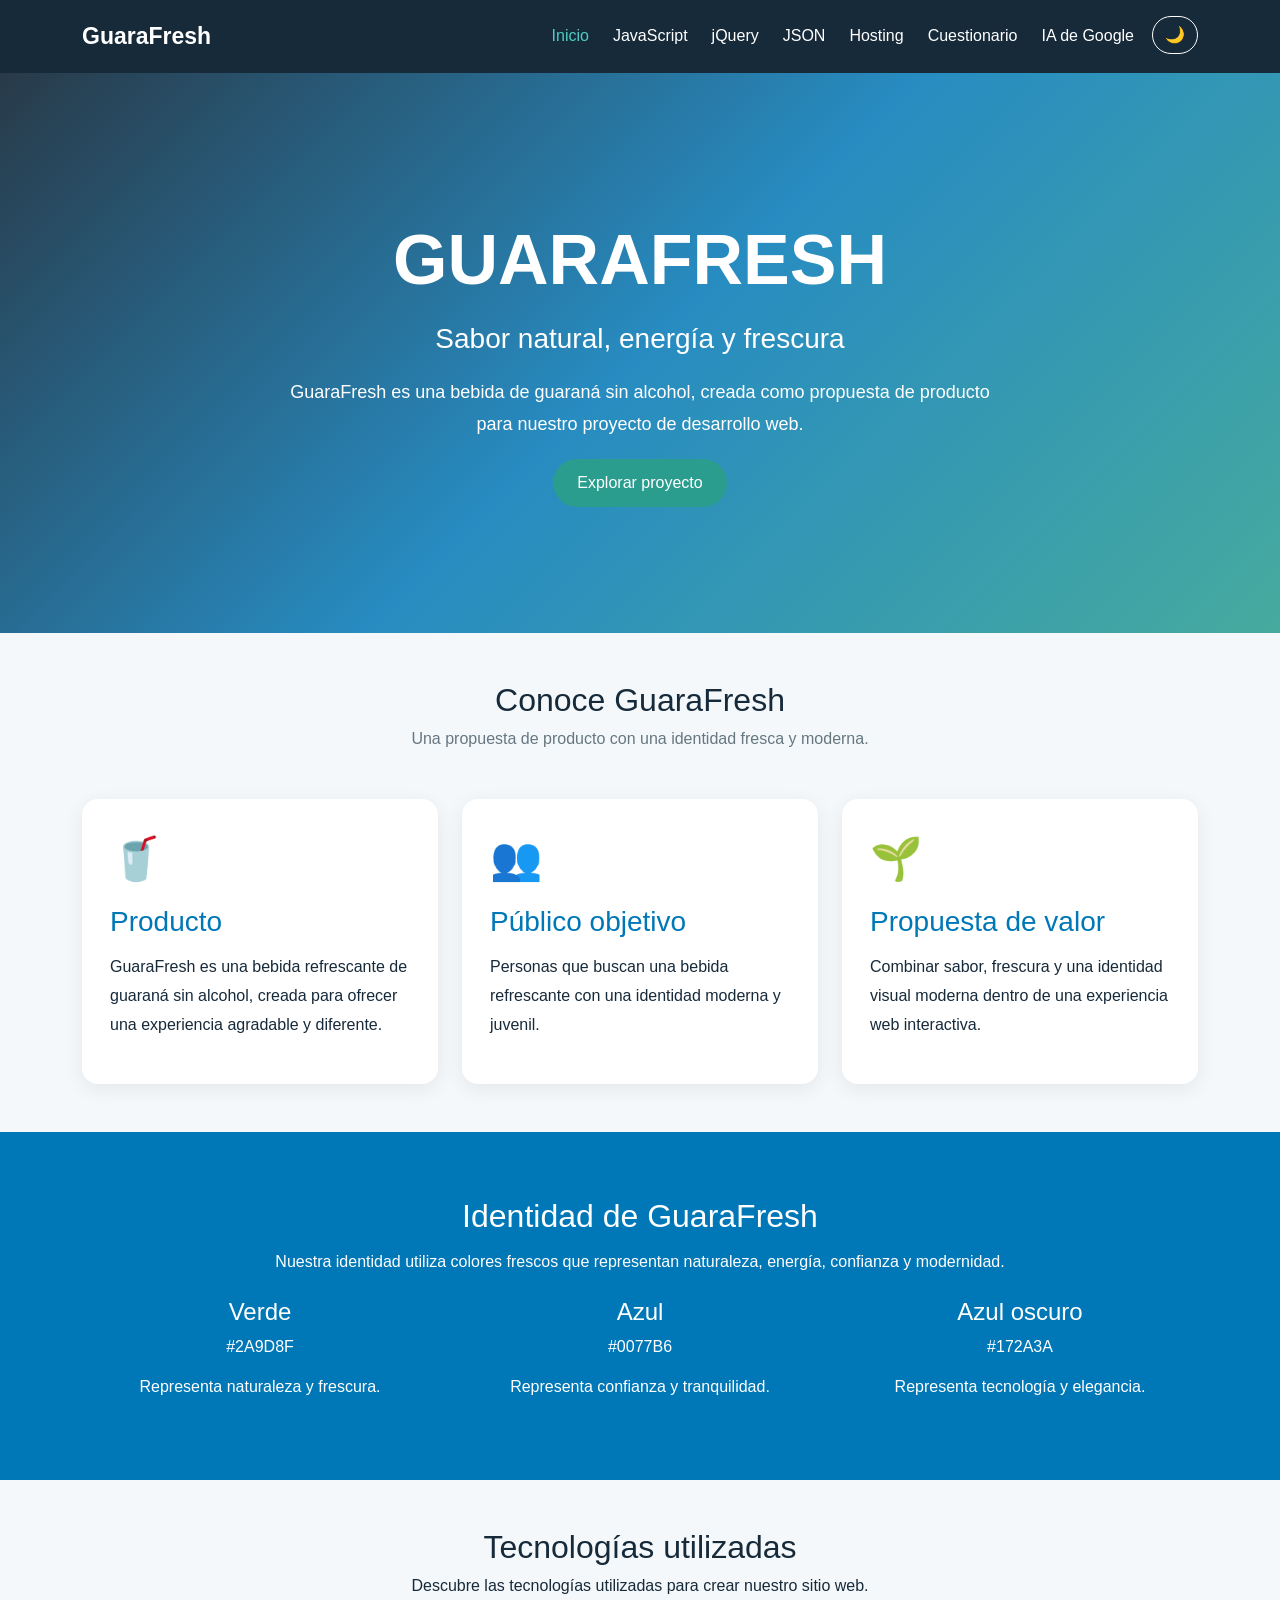
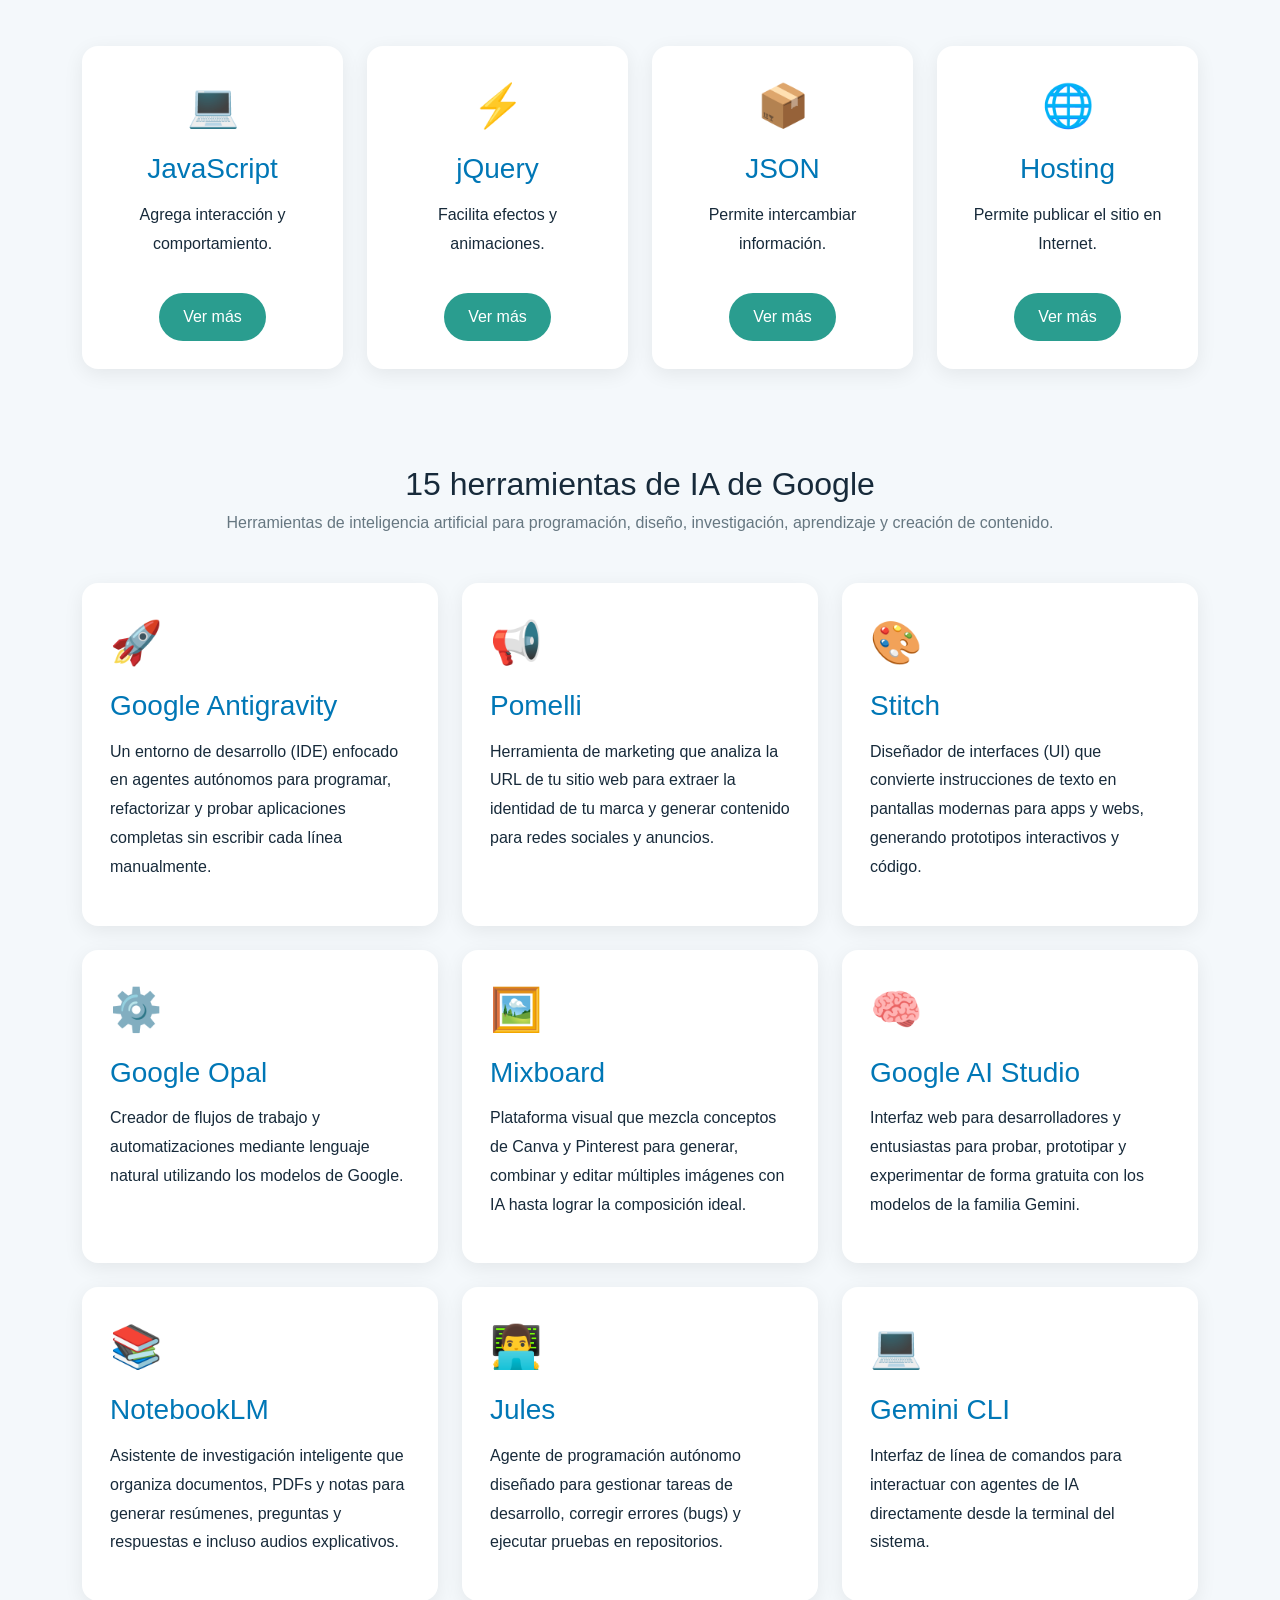
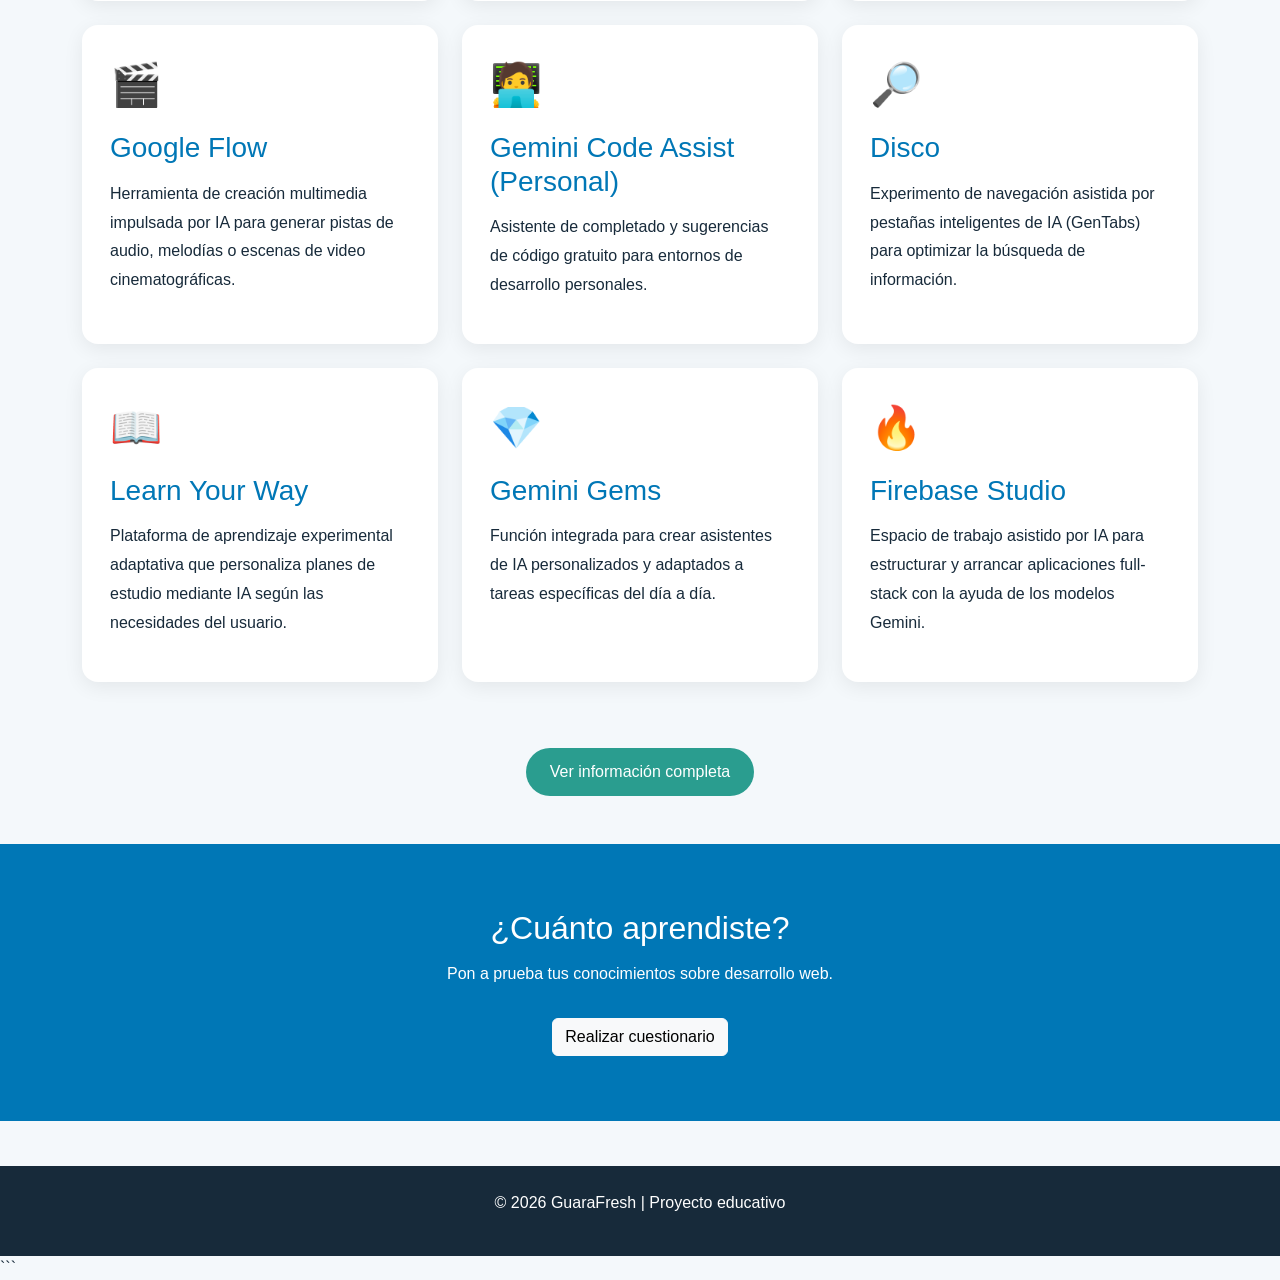
<file: index.html>
<!DOCTYPE html>
<html lang="es">

<head>
    <meta charset="UTF-8">
    <meta name="viewport" content="width=device-width, initial-scale=1.0">

    <title>GuaraFresh | Bebida de Guaraná</title>

    <!-- Bootstrap -->
    <link href="https://cdn.jsdelivr.net/npm/bootstrap@5.3.7/dist/css/bootstrap.min.css" rel="stylesheet">

    <!-- CSS -->
    <link rel="stylesheet" href="css/estilos.css">
</head>

<body>

<!-- =========================
     NAVBAR
========================= -->

<nav class="navbar navbar-expand-lg navbar-dark">

    <div class="container">

        <a class="navbar-brand nombre-marca" href="index.html">
            GuaraFresh
        </a>

        <button class="navbar-toggler"
                type="button"
                data-bs-toggle="collapse"
                data-bs-target="#menu">

            <span class="navbar-toggler-icon"></span>

        </button>

        <div class="collapse navbar-collapse" id="menu">

            <ul class="navbar-nav ms-auto">

                <li class="nav-item">
                    <a class="nav-link active" href="index.html">
                        Inicio
                    </a>
                </li>

                <li class="nav-item">
                    <a class="nav-link" href="javascript.html">
                        JavaScript
                    </a>
                </li>

                <li class="nav-item">
                    <a class="nav-link" href="jquery.html">
                        jQuery
                    </a>
                </li>

                <li class="nav-item">
                    <a class="nav-link" href="json.html">
                        JSON
                    </a>
                </li>

                <li class="nav-item">
                    <a class="nav-link" href="hosting.html">
                        Hosting
                    </a>
                </li>

                <li class="nav-item">
                    <a class="nav-link" href="cuestionario.html">
                        Cuestionario
                    </a>
                </li>
                
                <li class="nav-item">
                     <a class="nav-link" href="herramientas.html">
                        IA de Google
                     </a>
                </li>
                <li class="nav-item">
    <button id="modoOscuro" class="btn btn-modo" type="button">
        🌙
    </button>
</li>

            </ul>

        </div>

    </div>

</nav>


<!-- =========================
     HERO
========================= -->

<section class="hero">

    <div class="container text-center">

        <h1>
            GUARAFRESH
        </h1>

        <h3>
            Sabor natural, energía y frescura
        </h3>

        <p>
            GuaraFresh es una bebida de guaraná sin alcohol,
            creada como propuesta de producto para nuestro
            proyecto de desarrollo web.
        </p>

        <a href="cuestionario.html"
           class="btn btn-principal">

            Explorar proyecto

        </a>

    </div>

</section>


<!-- =========================
     INFORMACIÓN DEL PRODUCTO
========================= -->

<section class="container py-5">

    <div class="text-center mb-5">

        <h2>
            Conoce GuaraFresh
        </h2>

        <p class="texto-gris">
            Una propuesta de producto con una identidad fresca y moderna.
        </p>

    </div>

    <div class="row g-4">

        <div class="col-md-4">

            <div class="card-info">

                <div class="icono">
                    🥤
                </div>

                <h3>
                    Producto
                </h3>

                <p>
                    GuaraFresh es una bebida refrescante
                    de guaraná sin alcohol, creada para
                    ofrecer una experiencia agradable
                    y diferente.
                </p>

            </div>

        </div>


        <div class="col-md-4">

            <div class="card-info">

                <div class="icono">
                    👥
                </div>

                <h3>
                    Público objetivo
                </h3>

                <p>
                    Personas que buscan una bebida
                    refrescante con una identidad
                    moderna y juvenil.
                </p>

            </div>

        </div>


        <div class="col-md-4">

            <div class="card-info">

                <div class="icono">
                    🌱
                </div>

                <h3>
                    Propuesta de valor
                </h3>

                <p>
                    Combinar sabor, frescura y una
                    identidad visual moderna dentro
                    de una experiencia web interactiva.
                </p>

            </div>

        </div>

    </div>

</section>


<!-- =========================
     IDENTIDAD DE MARCA
========================= -->

<section class="seccion-azul">

    <div class="container text-center">

        <h2>
            Identidad de GuaraFresh
        </h2>

        <p>
            Nuestra identidad utiliza colores frescos
            que representan naturaleza, energía,
            confianza y modernidad.
        </p>

        <div class="row mt-4">

            <div class="col-md-4">

                <h4>
                    Verde
                </h4>

                <p>
                    #2A9D8F
                </p>

                <p>
                    Representa naturaleza y frescura.
                </p>

            </div>


            <div class="col-md-4">

                <h4>
                    Azul
                </h4>

                <p>
                    #0077B6
                </p>

                <p>
                    Representa confianza y tranquilidad.
                </p>

            </div>


            <div class="col-md-4">

                <h4>
                    Azul oscuro
                </h4>

                <p>
                    #172A3A
                </p>

                <p>
                    Representa tecnología y elegancia.
                </p>

            </div>

        </div>

    </div>

</section>


<!-- =========================
     TECNOLOGÍAS
========================= -->

<section class="container py-5">

    <div class="text-center mb-5">

        <h2>
            Tecnologías utilizadas
        </h2>

        <p>
            Descubre las tecnologías utilizadas
            para crear nuestro sitio web.
        </p>

    </div>

    <div class="row g-4">

        <div class="col-md-3">

            <div class="card-info text-center">

                <div class="icono">
                    💻
                </div>

                <h3>
                    JavaScript
                </h3>

                <p>
                    Agrega interacción y comportamiento.
                </p>

                <a href="javascript.html"
                   class="btn btn-principal">

                    Ver más

                </a>

            </div>

        </div>


        <div class="col-md-3">

            <div class="card-info text-center">

                <div class="icono">
                    ⚡
                </div>

                <h3>
                    jQuery
                </h3>

                <p>
                    Facilita efectos y animaciones.
                </p>

                <a href="jquery.html"
                   class="btn btn-principal">

                    Ver más

                </a>

            </div>

        </div>


        <div class="col-md-3">

            <div class="card-info text-center">

                <div class="icono">
                    📦
                </div>

                <h3>
                    JSON
                </h3>

                <p>
                    Permite intercambiar información.
                </p>

                <a href="json.html"
                   class="btn btn-principal">

                    Ver más

                </a>

            </div>

        </div>


        <div class="col-md-3">

            <div class="card-info text-center">

                <div class="icono">
                    🌐
                </div>

                <h3>
                    Hosting
                </h3>

                <p>
                    Permite publicar el sitio en Internet.
                </p>

                <a href="hosting.html"
                   class="btn btn-principal">

                    Ver más

                </a>

            </div>

        </div>

    </div>

</section>


<!-- =========================
     15 HERRAMIENTAS DE IA
========================= -->

<section id="ia-google" class="container py-5">

    <div class="text-center mb-5">

        <h2>
            15 herramientas de IA de Google
        </h2>

        <p class="texto-gris">
            Herramientas de inteligencia artificial para programación,
            diseño, investigación, aprendizaje y creación de contenido.
        </p>

    </div>


    <div class="row g-4">


        <!-- 1 -->
        <div class="col-md-4">

            <div class="card-info h-100">

                <div class="icono">
                    🚀
                </div>

                <h3>
                    Google Antigravity
                </h3>

                <p>
                    Un entorno de desarrollo (IDE) enfocado en agentes
                    autónomos para programar, refactorizar y probar
                    aplicaciones completas sin escribir cada línea manualmente.
                </p>

            </div>

        </div>


        <!-- 2 -->
        <div class="col-md-4">

            <div class="card-info h-100">

                <div class="icono">
                    📢
                </div>

                <h3>
                    Pomelli
                </h3>

                <p>
                    Herramienta de marketing que analiza la URL de tu sitio
                    web para extraer la identidad de tu marca y generar
                    contenido para redes sociales y anuncios.
                </p>

            </div>

        </div>


        <!-- 3 -->
        <div class="col-md-4">

            <div class="card-info h-100">

                <div class="icono">
                    🎨
                </div>

                <h3>
                    Stitch
                </h3>

                <p>
                    Diseñador de interfaces (UI) que convierte instrucciones
                    de texto en pantallas modernas para apps y webs,
                    generando prototipos interactivos y código.
                </p>

            </div>

        </div>


        <!-- 4 -->
        <div class="col-md-4">

            <div class="card-info h-100">

                <div class="icono">
                    ⚙️
                </div>

                <h3>
                    Google Opal
                </h3>

                <p>
                    Creador de flujos de trabajo y automatizaciones mediante
                    lenguaje natural utilizando los modelos de Google.
                </p>

            </div>

        </div>


        <!-- 5 -->
        <div class="col-md-4">

            <div class="card-info h-100">

                <div class="icono">
                    🖼️
                </div>

                <h3>
                    Mixboard
                </h3>

                <p>
                    Plataforma visual que mezcla conceptos de Canva y
                    Pinterest para generar, combinar y editar múltiples
                    imágenes con IA hasta lograr la composición ideal.
                </p>

            </div>

        </div>


        <!-- 6 -->
        <div class="col-md-4">

            <div class="card-info h-100">

                <div class="icono">
                    🧠
                </div>

                <h3>
                    Google AI Studio
                </h3>

                <p>
                    Interfaz web para desarrolladores y entusiastas para
                    probar, prototipar y experimentar de forma gratuita
                    con los modelos de la familia Gemini.
                </p>

            </div>

        </div>


        <!-- 7 -->
        <div class="col-md-4">

            <div class="card-info h-100">

                <div class="icono">
                    📚
                </div>

                <h3>
                    NotebookLM
                </h3>

                <p>
                    Asistente de investigación inteligente que organiza
                    documentos, PDFs y notas para generar resúmenes,
                    preguntas y respuestas e incluso audios explicativos.
                </p>

            </div>

        </div>


        <!-- 8 -->
        <div class="col-md-4">

            <div class="card-info h-100">

                <div class="icono">
                    👨‍💻
                </div>

                <h3>
                    Jules
                </h3>

                <p>
                    Agente de programación autónomo diseñado para gestionar
                    tareas de desarrollo, corregir errores (bugs) y ejecutar
                    pruebas en repositorios.
                </p>

            </div>

        </div>


        <!-- 9 -->
        <div class="col-md-4">

            <div class="card-info h-100">

                <div class="icono">
                    💻
                </div>

                <h3>
                    Gemini CLI
                </h3>

                <p>
                    Interfaz de línea de comandos para interactuar con
                    agentes de IA directamente desde la terminal del sistema.
                </p>

            </div>

        </div>


        <!-- 10 -->
        <div class="col-md-4">

            <div class="card-info h-100">

                <div class="icono">
                    🎬
                </div>

                <h3>
                    Google Flow
                </h3>

                <p>
                    Herramienta de creación multimedia impulsada por IA
                    para generar pistas de audio, melodías o escenas
                    de video cinematográficas.
                </p>

            </div>

        </div>


        <!-- 11 -->
        <div class="col-md-4">

            <div class="card-info h-100">

                <div class="icono">
                    🧑‍💻
                </div>

                <h3>
                    Gemini Code Assist (Personal)
                </h3>

                <p>
                    Asistente de completado y sugerencias de código
                    gratuito para entornos de desarrollo personales.
                </p>

            </div>

        </div>


        <!-- 12 -->
        <div class="col-md-4">

            <div class="card-info h-100">

                <div class="icono">
                    🔎
                </div>

                <h3>
                    Disco
                </h3>

                <p>
                    Experimento de navegación asistida por pestañas
                    inteligentes de IA (GenTabs) para optimizar
                    la búsqueda de información.
                </p>

            </div>

        </div>


        <!-- 13 -->
        <div class="col-md-4">

            <div class="card-info h-100">

                <div class="icono">
                    📖
                </div>

                <h3>
                    Learn Your Way
                </h3>

                <p>
                    Plataforma de aprendizaje experimental adaptativa
                    que personaliza planes de estudio mediante IA según
                    las necesidades del usuario.
                </p>

            </div>

        </div>


        <!-- 14 -->
        <div class="col-md-4">

            <div class="card-info h-100">

                <div class="icono">
                    💎
                </div>

                <h3>
                    Gemini Gems
                </h3>

                <p>
                    Función integrada para crear asistentes de IA
                    personalizados y adaptados a tareas específicas
                    del día a día.
                </p>

            </div>

        </div>


        <!-- 15 -->
        <div class="col-md-4">

            <div class="card-info h-100">

                <div class="icono">
                    🔥
                </div>

                <h3>
                    Firebase Studio
                </h3>

                <p>
                    Espacio de trabajo asistido por IA para estructurar
                    y arrancar aplicaciones full-stack con la ayuda
                    de los modelos Gemini.
                </p>

            </div>

        </div>

    </div>


    <div class="text-center mt-5">

        <a href="herramientas.html"
           class="btn btn-principal">

            Ver información completa

        </a>

    </div>

</section>


<!-- =========================
     CUESTIONARIO
========================= -->

<section class="seccion-azul">

    <div class="container text-center">

        <h2>
            ¿Cuánto aprendiste?
        </h2>

        <p>
            Pon a prueba tus conocimientos
            sobre desarrollo web.
        </p>

        <a href="cuestionario.html"
           class="btn btn-light mt-3">

            Realizar cuestionario

        </a>

    </div>

</section>


<!-- =========================
     FOOTER
========================= -->

<footer>

    <p>
        © 2026 GuaraFresh | Proyecto educativo
    </p>

</footer>


<!-- Bootstrap JS -->

<script src="https://cdn.jsdelivr.net/npm/bootstrap@5.3.7/dist/js/bootstrap.bundle.min.js"></script>

<!-- JavaScript propio -->

<script src="js/script.js"></script>

</body>

</html>
```
</file>
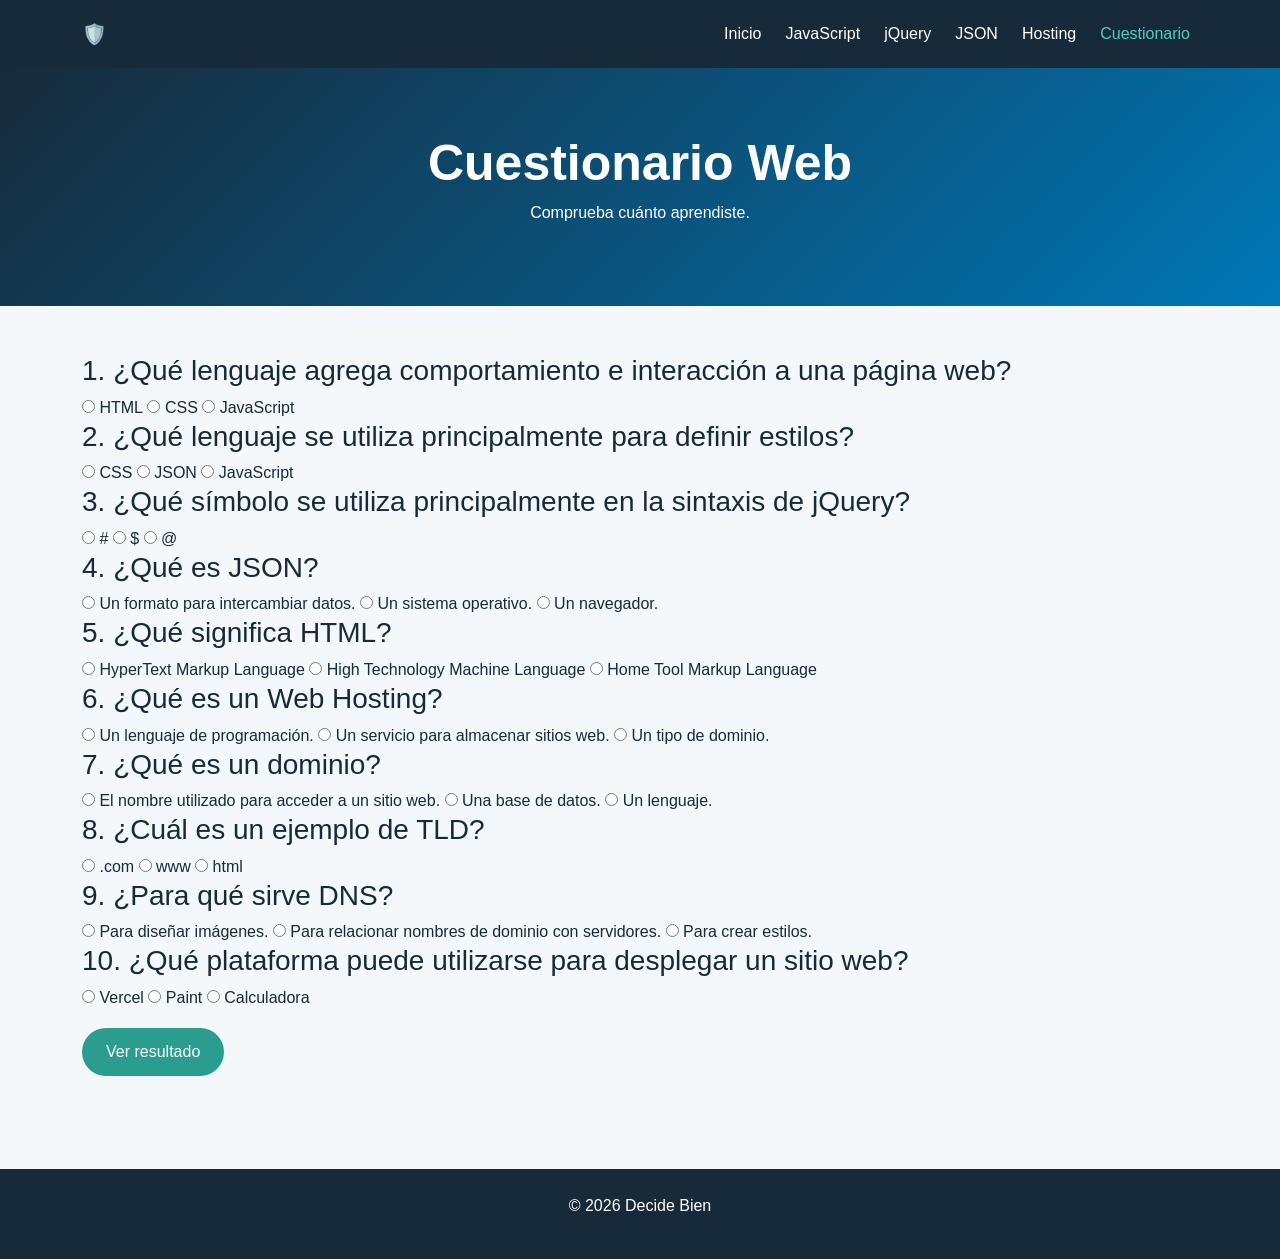
<file: cuestionario.html>
<!DOCTYPE html>
<html lang="es">

<head>

<meta charset="UTF-8">

<meta name="viewport" content="width=device-width, initial-scale=1.0">

<title>Cuestionario | Decide Bien</title>

<link href="https://cdn.jsdelivr.net/npm/bootstrap@5.3.7/dist/css/bootstrap.min.css" rel="stylesheet">

<link rel="stylesheet" href="css/estilos.css">

</head>

<body>

<nav class="navbar navbar-expand-lg navbar-dark">

<div class="container">

<a class="navbar-brand fw-bold" href="index.html">
🛡️ 
</a>

<button class="navbar-toggler" data-bs-toggle="collapse" data-bs-target="#menu">

<span class="navbar-toggler-icon"></span>

</button>

<div class="collapse navbar-collapse" id="menu">

<ul class="navbar-nav ms-auto">

<li class="nav-item">
<a class="nav-link" href="index.html">Inicio</a>
</li>

<li class="nav-item">
<a class="nav-link" href="javascript.html">JavaScript</a>
</li>

<li class="nav-item">
<a class="nav-link" href="jquery.html">jQuery</a>
</li>

<li class="nav-item">
<a class="nav-link" href="json.html">JSON</a>
</li>

<li class="nav-item">
<a class="nav-link" href="hosting.html">Hosting</a>
</li>

<li class="nav-item">
<a class="nav-link active" href="cuestionario.html">Cuestionario</a>
</li>

</ul>

</div>

</div>

</nav>

<div class="titulo-pagina">

<h1>Cuestionario Web</h1>

<p>Comprueba cuánto aprendiste.</p>

</div>

<main class="container py-5">

<form id="quiz">

<div class="pregunta">

<h3>1. ¿Qué lenguaje agrega comportamiento e interacción a una página web?</h3>

<label>
<input type="radio" name="p1" value="a">
HTML
</label>

<label>
<input type="radio" name="p1" value="b">
CSS
</label>

<label>
<input type="radio" name="p1" value="c">
JavaScript
</label>

</div>

<div class="pregunta">

<h3>2. ¿Qué lenguaje se utiliza principalmente para definir estilos?</h3>

<label>
<input type="radio" name="p2" value="a">
CSS
</label>

<label>
<input type="radio" name="p2" value="b">
JSON
</label>

<label>
<input type="radio" name="p2" value="c">
JavaScript
</label>

</div>

<div class="pregunta">

<h3>3. ¿Qué símbolo se utiliza principalmente en la sintaxis de jQuery?</h3>

<label>
<input type="radio" name="p3" value="a">
#
</label>

<label>
<input type="radio" name="p3" value="b">
$
</label>

<label>
<input type="radio" name="p3" value="c">
@
</label>

</div>

<div class="pregunta">

<h3>4. ¿Qué es JSON?</h3>

<label>
<input type="radio" name="p4" value="a">
Un formato para intercambiar datos.
</label>

<label>
<input type="radio" name="p4" value="b">
Un sistema operativo.
</label>

<label>
<input type="radio" name="p4" value="c">
Un navegador.
</label>

</div>

<div class="pregunta">

<h3>5. ¿Qué significa HTML?</h3>

<label>
<input type="radio" name="p5" value="a">
HyperText Markup Language
</label>

<label>
<input type="radio" name="p5" value="b">
High Technology Machine Language
</label>

<label>
<input type="radio" name="p5" value="c">
Home Tool Markup Language
</label>

</div>

<div class="pregunta">

<h3>6. ¿Qué es un Web Hosting?</h3>

<label>
<input type="radio" name="p6" value="a">
Un lenguaje de programación.
</label>

<label>
<input type="radio" name="p6" value="b">
Un servicio para almacenar sitios web.
</label>

<label>
<input type="radio" name="p6" value="c">
Un tipo de dominio.
</label>

</div>

<div class="pregunta">

<h3>7. ¿Qué es un dominio?</h3>

<label>
<input type="radio" name="p7" value="a">
El nombre utilizado para acceder a un sitio web.
</label>

<label>
<input type="radio" name="p7" value="b">
Una base de datos.
</label>

<label>
<input type="radio" name="p7" value="c">
Un lenguaje.
</label>

</div>

<div class="pregunta">

<h3>8. ¿Cuál es un ejemplo de TLD?</h3>

<label>
<input type="radio" name="p8" value="a">
.com
</label>

<label>
<input type="radio" name="p8" value="b">
www
</label>

<label>
<input type="radio" name="p8" value="c">
html
</label>

</div>

<div class="pregunta">

<h3>9. ¿Para qué sirve DNS?</h3>

<label>
<input type="radio" name="p9" value="a">
Para diseñar imágenes.
</label>

<label>
<input type="radio" name="p9" value="b">
Para relacionar nombres de dominio con servidores.
</label>

<label>
<input type="radio" name="p9" value="c">
Para crear estilos.
</label>

</div>

<div class="pregunta">

<h3>10. ¿Qué plataforma puede utilizarse para desplegar un sitio web?</h3>

<label>
<input type="radio" name="p10" value="a">
Vercel
</label>

<label>
<input type="radio" name="p10" value="b">
Paint
</label>

<label>
<input type="radio" name="p10" value="c">
Calculadora
</label>

</div>

<button type="button" onclick="calificar()" class="btn btn-principal">
    Ver resultado
</button>

</form>

<div id="resultado"></div>

</main>

<footer>

<p>© 2026 Decide Bien</p>

</footer>

<script src="js/cuestionario.js"></script>

</body>

</html>
</file>
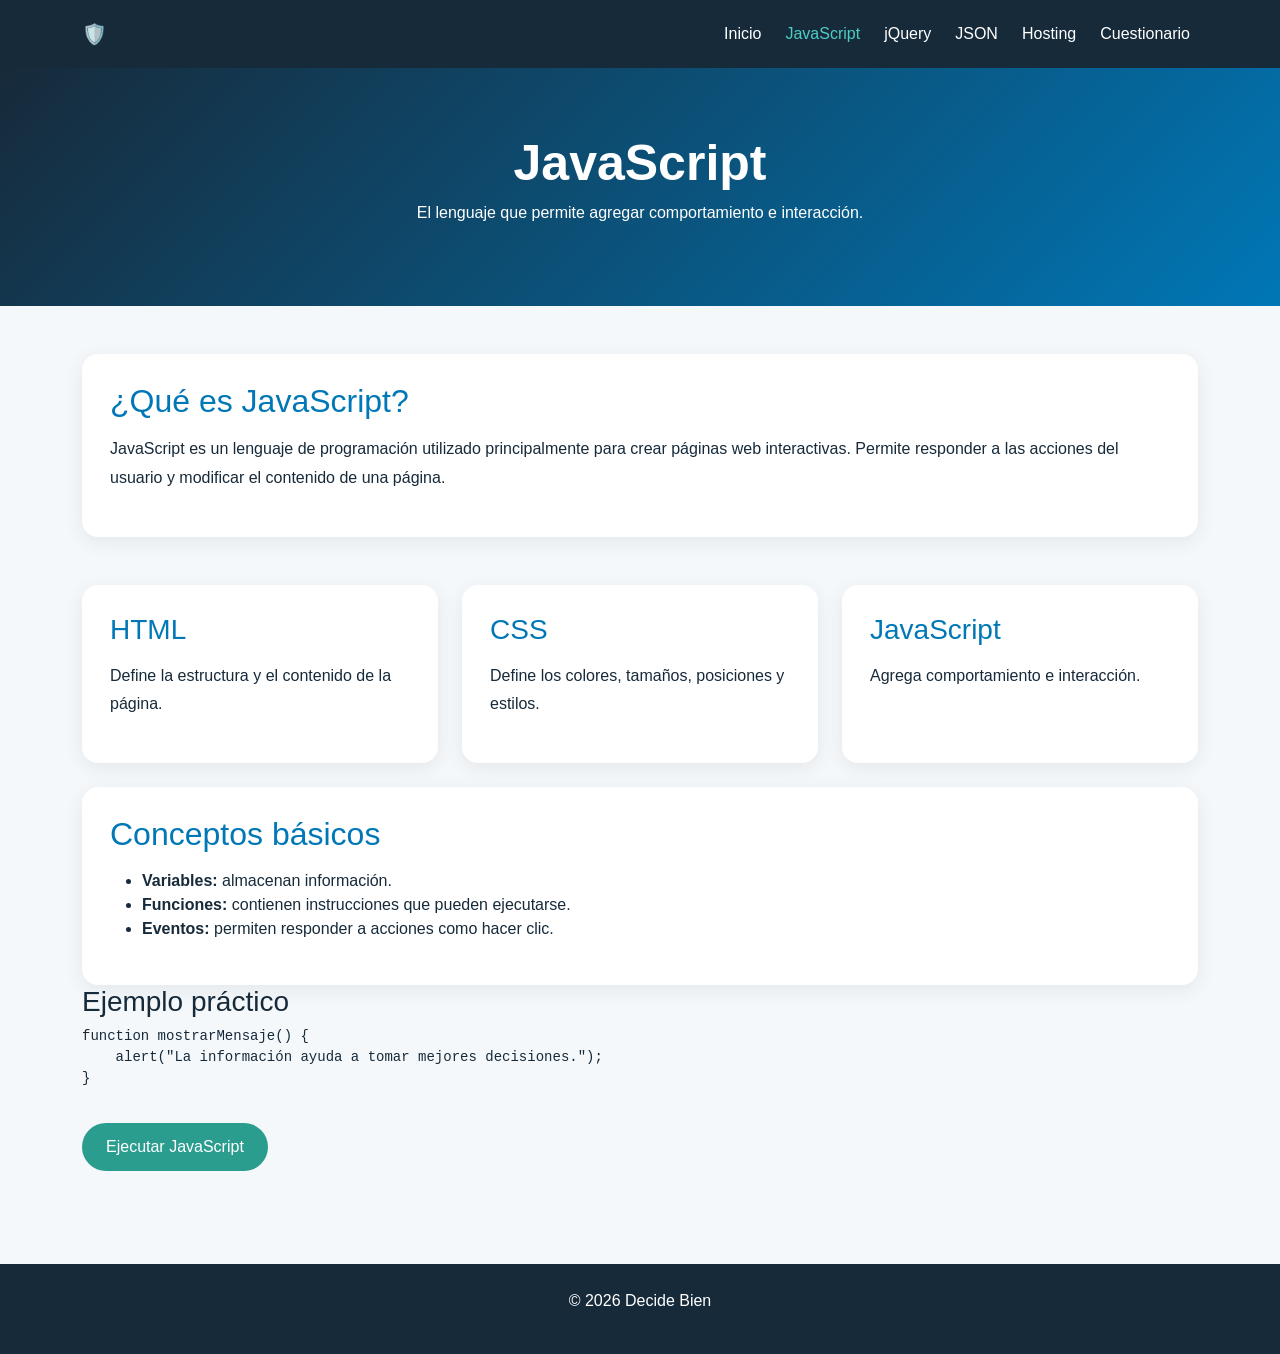
<file: hosting.html>
<!DOCTYPE html>
<html lang="es">
<head>
    <meta charset="UTF-8">
    <meta name="viewport" content="width=device-width, initial-scale=1.0">
    <title>JavaScript |GuaraFresh </title>

    <link href="https://cdn.jsdelivr.net/npm/bootstrap@5.3.7/dist/css/bootstrap.min.css" rel="stylesheet">
    <link rel="stylesheet" href="css/estilos.css">
</head>

<body>

<nav class="navbar navbar-expand-lg navbar-dark">
    <div class="container">
        <a class="navbar-brand fw-bold" href="index.html">🛡️ </a>

        <button class="navbar-toggler" data-bs-toggle="collapse" data-bs-target="#menu">
            <span class="navbar-toggler-icon"></span>
        </button>

        <div class="collapse navbar-collapse" id="menu">
            <ul class="navbar-nav ms-auto">
                <li class="nav-item"><a class="nav-link" href="index.html">Inicio</a></li>
                <li class="nav-item"><a class="nav-link active" href="javascript.html">JavaScript</a></li>
                <li class="nav-item"><a class="nav-link" href="jquery.html">jQuery</a></li>
                <li class="nav-item"><a class="nav-link" href="json.html">JSON</a></li>
                <li class="nav-item"><a class="nav-link" href="hosting.html">Hosting</a></li>
                <li class="nav-item"><a class="nav-link" href="cuestionario.html">Cuestionario</a></li>
            </ul>
        </div>
    </div>
</nav>

<div class="titulo-pagina">
    <h1>JavaScript</h1>
    <p>El lenguaje que permite agregar comportamiento e interacción.</p>
</div>

<main class="container py-5">

    <section class="contenido">
        <h2>¿Qué es JavaScript?</h2>

        <p>
            JavaScript es un lenguaje de programación utilizado principalmente
            para crear páginas web interactivas. Permite responder a las acciones
            del usuario y modificar el contenido de una página.
        </p>
    </section>

    <div class="row g-4 my-4">

        <div class="col-md-4">
            <div class="card-info">
                <h3>HTML</h3>
                <p>Define la estructura y el contenido de la página.</p>
            </div>
        </div>

        <div class="col-md-4">
            <div class="card-info">
                <h3>CSS</h3>
                <p>Define los colores, tamaños, posiciones y estilos.</p>
            </div>
        </div>

        <div class="col-md-4">
            <div class="card-info">
                <h3>JavaScript</h3>
                <p>Agrega comportamiento e interacción.</p>
            </div>
        </div>

    </div>

    <section class="contenido">
        <h2>Conceptos básicos</h2>

        <ul>
            <li><strong>Variables:</strong> almacenan información.</li>
            <li><strong>Funciones:</strong> contienen instrucciones que pueden ejecutarse.</li>
            <li><strong>Eventos:</strong> permiten responder a acciones como hacer clic.</li>
        </ul>
    </section>

    <section class="codigo">
        <h3>Ejemplo práctico</h3>

<pre><code>function mostrarMensaje() {
    alert("La información ayuda a tomar mejores decisiones.");
}</code></pre>

        <button class="btn btn-principal" onclick="mostrarMensaje()">
            Ejecutar JavaScript
        </button>
    </section>

</main>

<footer>
    <p>© 2026 Decide Bien</p>
</footer>

<script>
function mostrarMensaje() {
    alert("La información ayuda a tomar mejores decisiones.");
}
</script>

<script src="https://cdn.jsdelivr.net/npm/bootstrap@5.3.7/dist/js/bootstrap.bundle.min.js"></script>

</body>
</html>
</file>
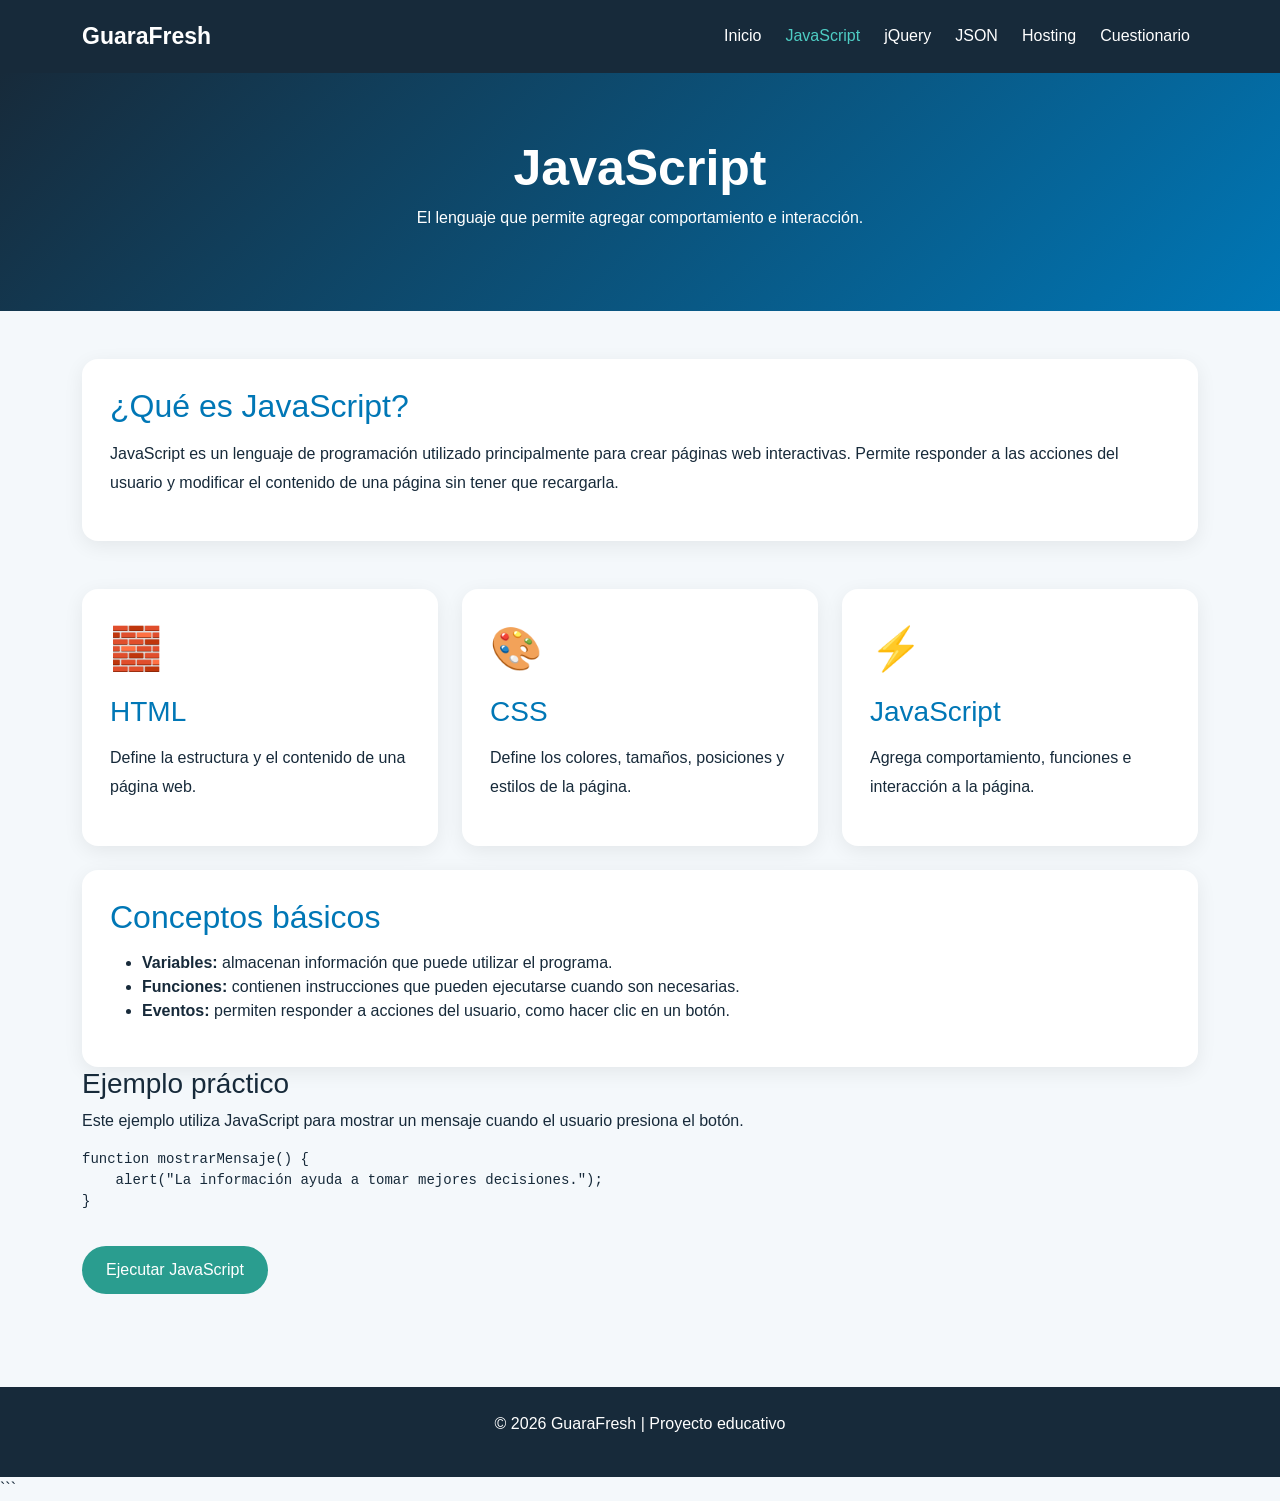
<file: javascritpt.html>
<!DOCTYPE html>
<html lang="es">

<head>

    <meta charset="UTF-8">
    <meta name="viewport" content="width=device-width, initial-scale=1.0">

    <title>JavaScript | GuaraFresh</title>

    <!-- Bootstrap -->
    <link href="https://cdn.jsdelivr.net/npm/bootstrap@5.3.7/dist/css/bootstrap.min.css" rel="stylesheet">

    <!-- CSS propio -->
    <link rel="stylesheet" href="css/estilos.css">

</head>


<body>


<!-- =========================
     NAVBAR
========================= -->

<nav class="navbar navbar-expand-lg navbar-dark">

    <div class="container">

        <!-- NOMBRE DE LA MARCA -->

        <a class="navbar-brand nombre-marca fw-bold" href="index.html">
            GuaraFresh
        </a>


        <!-- BOTÓN PARA CELULAR -->

        <button class="navbar-toggler"
                type="button"
                data-bs-toggle="collapse"
                data-bs-target="#menu">

            <span class="navbar-toggler-icon"></span>

        </button>


        <!-- MENÚ -->

        <div class="collapse navbar-collapse" id="menu">

            <ul class="navbar-nav ms-auto">

                <li class="nav-item">
                    <a class="nav-link" href="index.html">
                        Inicio
                    </a>
                </li>

                <li class="nav-item">
                    <a class="nav-link active" href="javascript.html">
                        JavaScript
                    </a>
                </li>

                <li class="nav-item">
                    <a class="nav-link" href="jquery.html">
                        jQuery
                    </a>
                </li>

                <li class="nav-item">
                    <a class="nav-link" href="json.html">
                        JSON
                    </a>
                </li>

                <li class="nav-item">
                    <a class="nav-link" href="hosting.html">
                        Hosting
                    </a>
                </li>

                <li class="nav-item">
                    <a class="nav-link" href="cuestionario.html">
                        Cuestionario
                    </a>
                </li>

            </ul>

        </div>

    </div>

</nav>


<!-- =========================
     TÍTULO
========================= -->

<div class="titulo-pagina">

    <h1>
        JavaScript
    </h1>

    <p>
        El lenguaje que permite agregar comportamiento e interacción.
    </p>

</div>


<!-- =========================
     CONTENIDO
========================= -->

<main class="container py-5">


    <!-- ¿QUÉ ES JAVASCRIPT? -->

    <section class="contenido">

        <h2>
            ¿Qué es JavaScript?
        </h2>

        <p>
            JavaScript es un lenguaje de programación utilizado
            principalmente para crear páginas web interactivas.
            Permite responder a las acciones del usuario y modificar
            el contenido de una página sin tener que recargarla.
        </p>

    </section>


    <!-- HTML CSS JAVASCRIPT -->

    <div class="row g-4 my-4">


        <!-- HTML -->

        <div class="col-md-4">

            <div class="card-info">

                <div class="icono">
                    🧱
                </div>

                <h3>
                    HTML
                </h3>

                <p>
                    Define la estructura y el contenido
                    de una página web.
                </p>

            </div>

        </div>


        <!-- CSS -->

        <div class="col-md-4">

            <div class="card-info">

                <div class="icono">
                    🎨
                </div>

                <h3>
                    CSS
                </h3>

                <p>
                    Define los colores, tamaños, posiciones
                    y estilos de la página.
                </p>

            </div>

        </div>


        <!-- JAVASCRIPT -->

        <div class="col-md-4">

            <div class="card-info">

                <div class="icono">
                    ⚡
                </div>

                <h3>
                    JavaScript
                </h3>

                <p>
                    Agrega comportamiento, funciones e
                    interacción a la página.
                </p>

            </div>

        </div>

    </div>


    <!-- CONCEPTOS BÁSICOS -->

    <section class="contenido">

        <h2>
            Conceptos básicos
        </h2>

        <ul>

            <li>
                <strong>Variables:</strong>
                almacenan información que puede utilizar el programa.
            </li>

            <li>
                <strong>Funciones:</strong>
                contienen instrucciones que pueden ejecutarse cuando son necesarias.
            </li>

            <li>
                <strong>Eventos:</strong>
                permiten responder a acciones del usuario,
                como hacer clic en un botón.
            </li>

        </ul>

    </section>


    <!-- EJEMPLO PRÁCTICO -->

    <section class="codigo">

        <h3>
            Ejemplo práctico
        </h3>

        <p>
            Este ejemplo utiliza JavaScript para mostrar
            un mensaje cuando el usuario presiona el botón.
        </p>

<pre><code>function mostrarMensaje() {
    alert("La información ayuda a tomar mejores decisiones.");
}</code></pre>


        <button class="btn btn-principal"
                onclick="mostrarMensaje()">

            Ejecutar JavaScript

        </button>

    </section>


</main>


<!-- =========================
     FOOTER
========================= -->

<footer>

    <p>
        © 2026 GuaraFresh | Proyecto educativo
    </p>

</footer>


<!-- =========================
     JAVASCRIPT
========================= -->

<script>

function mostrarMensaje() {

    alert("La información ayuda a tomar mejores decisiones.");

}

</script>


<!-- Bootstrap JS -->

<script src="https://cdn.jsdelivr.net/npm/bootstrap@5.3.7/dist/js/bootstrap.bundle.min.js"></script>


</body>

</html>
```
</file>
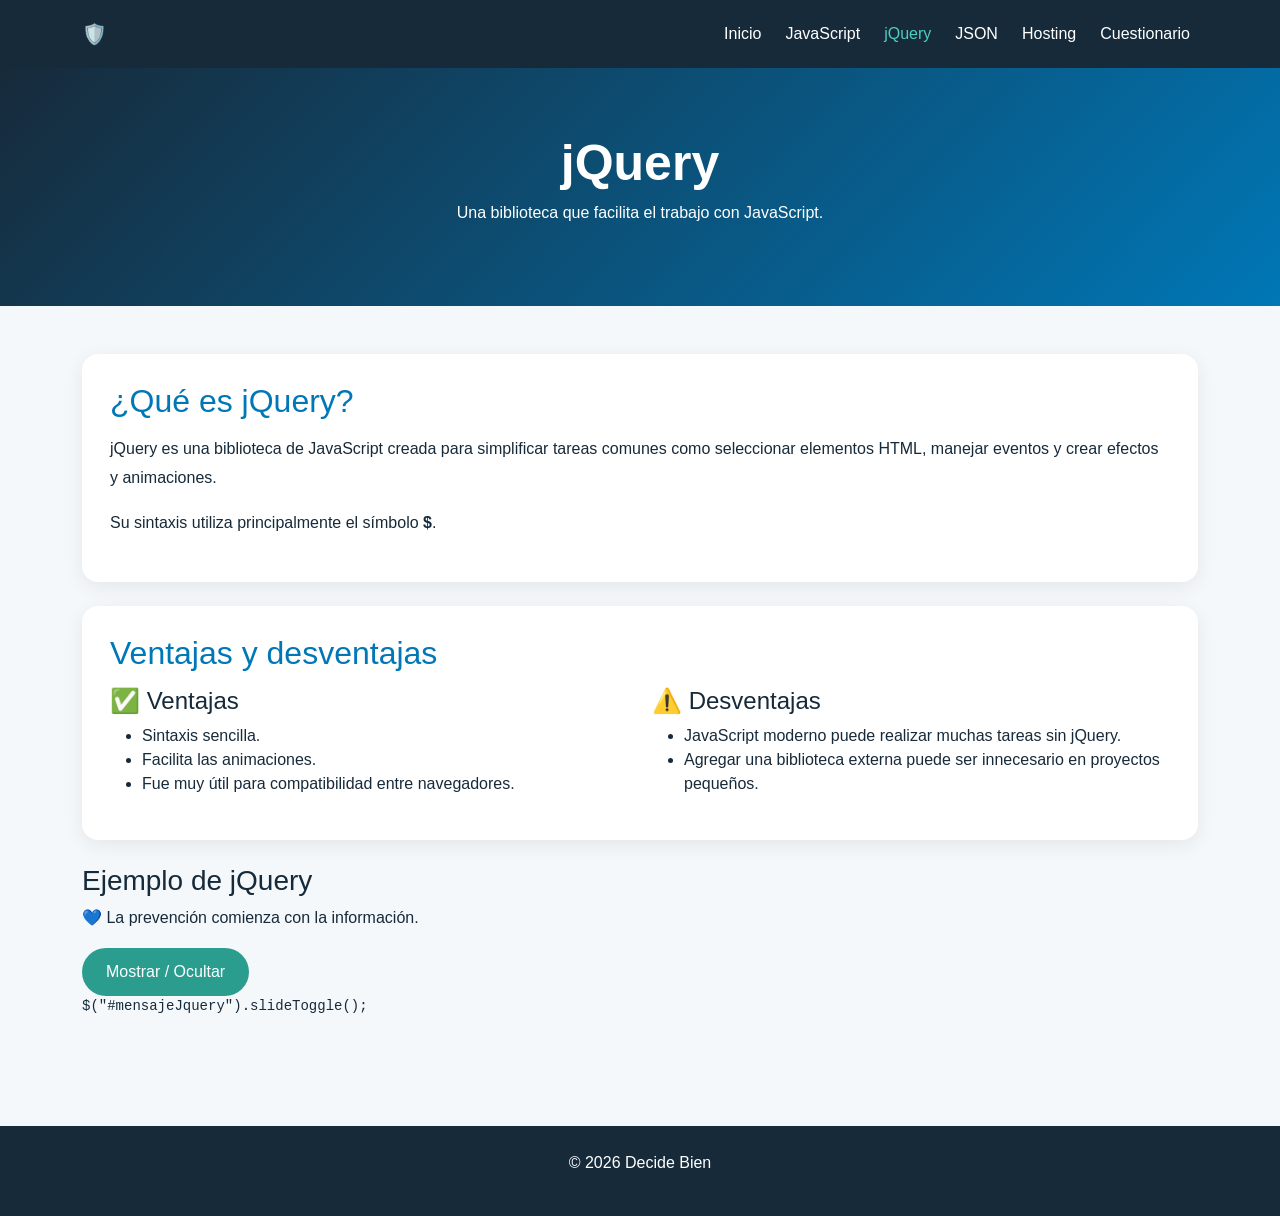
<file: jquery.html>
<!DOCTYPE html>
<html lang="es">
<head>
    <meta charset="UTF-8">
    <meta name="viewport" content="width=device-width, initial-scale=1.0">

    <title>jQuery | GuaraFresh</title>

    <link href="https://cdn.jsdelivr.net/npm/bootstrap@5.3.7/dist/css/bootstrap.min.css" rel="stylesheet">
    <link rel="stylesheet" href="css/estilos.css">
</head>

<body>

<nav class="navbar navbar-expand-lg navbar-dark">
    <div class="container">
        <a class="navbar-brand fw-bold" href="index.html">🛡️ </a>

        <button class="navbar-toggler" data-bs-toggle="collapse" data-bs-target="#menu">
            <span class="navbar-toggler-icon"></span>
        </button>

        <div class="collapse navbar-collapse" id="menu">
            <ul class="navbar-nav ms-auto">
                <li class="nav-item"><a class="nav-link" href="index.html">Inicio</a></li>
                <li class="nav-item"><a class="nav-link" href="javascript.html">JavaScript</a></li>
                <li class="nav-item"><a class="nav-link active" href="jquery.html">jQuery</a></li>
                <li class="nav-item"><a class="nav-link" href="json.html">JSON</a></li>
                <li class="nav-item"><a class="nav-link" href="hosting.html">Hosting</a></li>
                <li class="nav-item"><a class="nav-link" href="cuestionario.html">Cuestionario</a></li>
            </ul>
        </div>
    </div>
</nav>

<div class="titulo-pagina">
    <h1>jQuery</h1>
    <p>Una biblioteca que facilita el trabajo con JavaScript.</p>
</div>

<main class="container py-5">

    <section class="contenido">
        <h2>¿Qué es jQuery?</h2>

        <p>
            jQuery es una biblioteca de JavaScript creada para simplificar
            tareas comunes como seleccionar elementos HTML, manejar eventos
            y crear efectos y animaciones.
        </p>

        <p>
            Su sintaxis utiliza principalmente el símbolo <strong>$</strong>.
        </p>
    </section>

    <section class="contenido my-4">
        <h2>Ventajas y desventajas</h2>

        <div class="row">

            <div class="col-md-6">
                <h4>✅ Ventajas</h4>
                <ul>
                    <li>Sintaxis sencilla.</li>
                    <li>Facilita las animaciones.</li>
                    <li>Fue muy útil para compatibilidad entre navegadores.</li>
                </ul>
            </div>

            <div class="col-md-6">
                <h4>⚠️ Desventajas</h4>
                <ul>
                    <li>JavaScript moderno puede realizar muchas tareas sin jQuery.</li>
                    <li>Agregar una biblioteca externa puede ser innecesario en proyectos pequeños.</li>
                </ul>
            </div>

        </div>
    </section>

    <section class="codigo">

        <h3>Ejemplo de jQuery</h3>

        <div id="mensajeJquery" class="mensaje">
            💙 La prevención comienza con la información.
        </div>

        <button id="botonJquery" class="btn btn-principal">
            Mostrar / Ocultar
        </button>

<pre><code>$("#mensajeJquery").slideToggle();</code></pre>

    </section>

</main>

<footer>
    <p>© 2026 Decide Bien</p>
</footer>

<script src="https://code.jquery.com/jquery-3.7.1.min.js"></script>

<script>
$("#botonJquery").click(function() {
    $("#mensajeJquery").slideToggle();
});
</script>

<script src="https://cdn.jsdelivr.net/npm/bootstrap@5.3.7/dist/js/bootstrap.bundle.min.js"></script>

</body>
</html>
</file>
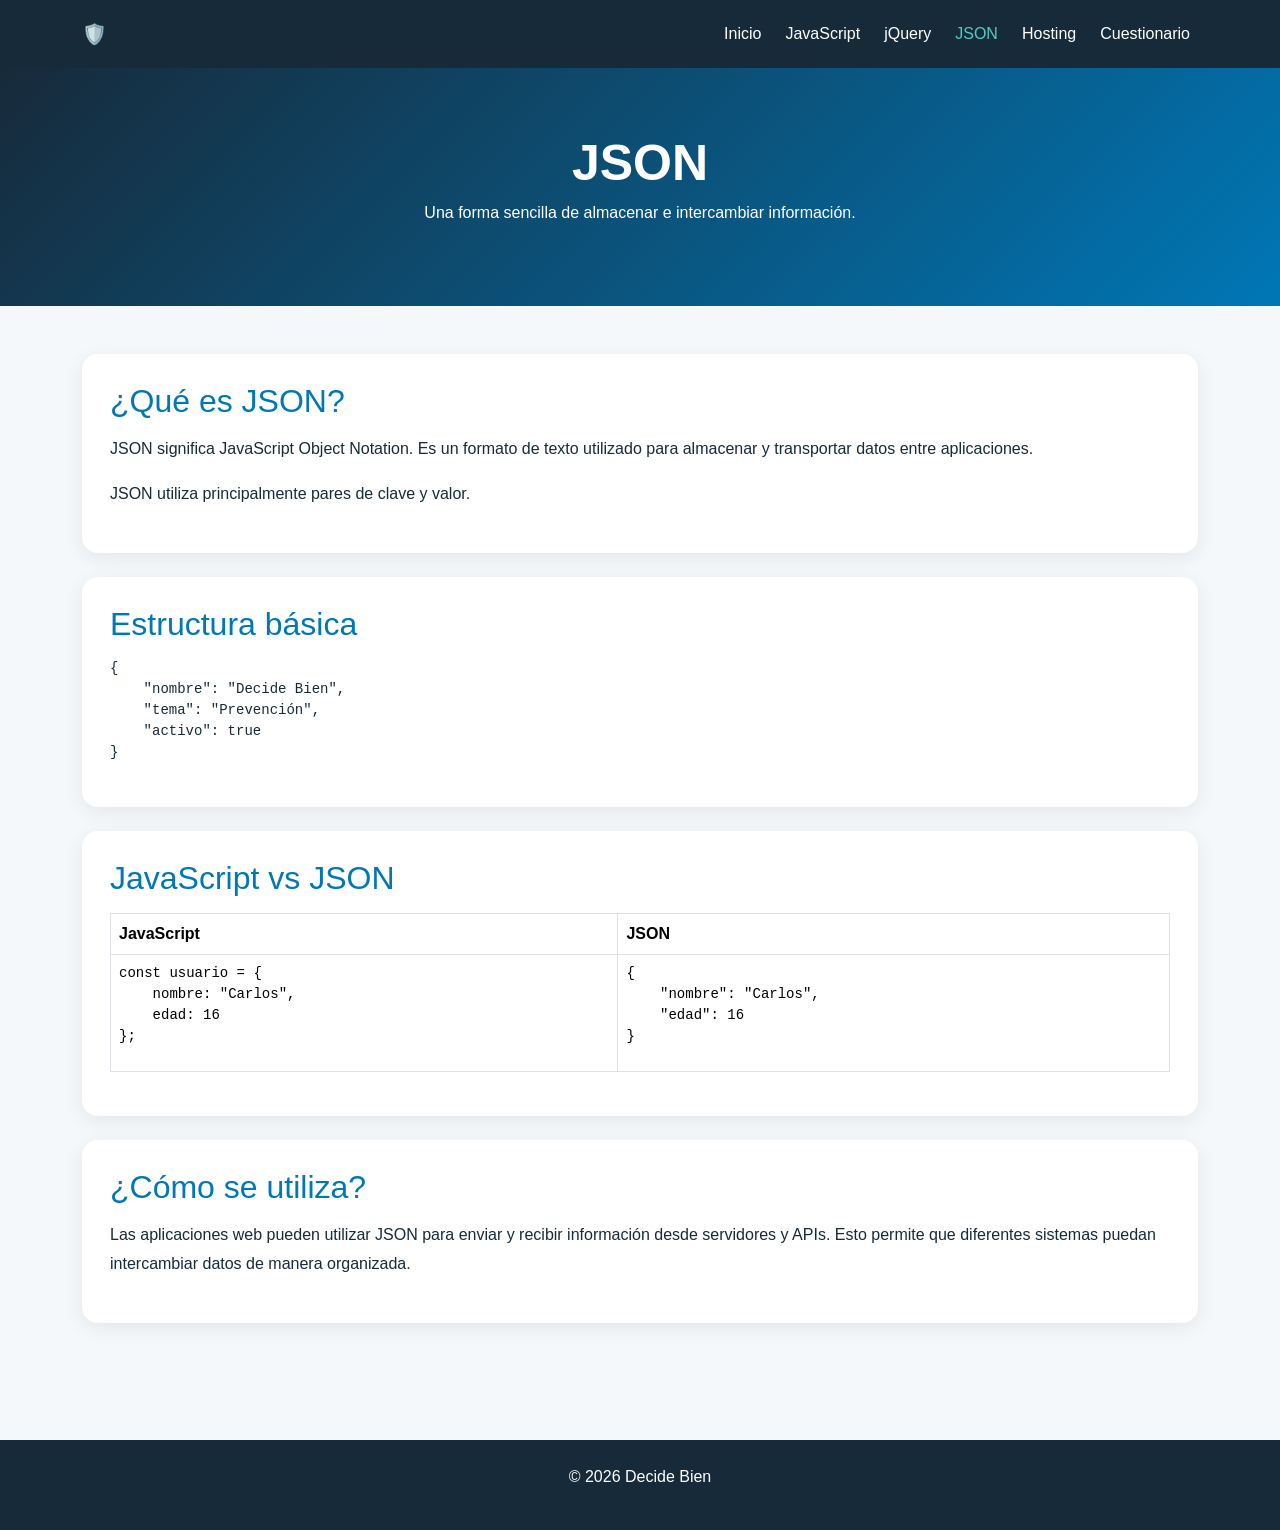
<file: json.html>
<!DOCTYPE html>
<html lang="es">
<head>
    <meta charset="UTF-8">
    <meta name="viewport" content="width=device-width, initial-scale=1.0">

    <title>JSON | GuaraFresh</title>

    <link href="https://cdn.jsdelivr.net/npm/bootstrap@5.3.7/dist/css/bootstrap.min.css" rel="stylesheet">
    <link rel="stylesheet" href="css/estilos.css">
</head>

<body>

<nav class="navbar navbar-expand-lg navbar-dark">
    <div class="container">

        <a class="navbar-brand fw-bold" href="index.html">
            🛡️ 
        </a>

        <button class="navbar-toggler" data-bs-toggle="collapse" data-bs-target="#menu">
            <span class="navbar-toggler-icon"></span>
        </button>

        <div class="collapse navbar-collapse" id="menu">

            <ul class="navbar-nav ms-auto">

                <li class="nav-item">
                    <a class="nav-link" href="index.html">Inicio</a>
                </li>

                <li class="nav-item">
                    <a class="nav-link" href="javascript.html">JavaScript</a>
                </li>

                <li class="nav-item">
                    <a class="nav-link" href="jquery.html">jQuery</a>
                </li>

                <li class="nav-item">
                    <a class="nav-link active" href="json.html">JSON</a>
                </li>

                <li class="nav-item">
                    <a class="nav-link" href="hosting.html">Hosting</a>
                </li>

                <li class="nav-item">
                    <a class="nav-link" href="cuestionario.html">Cuestionario</a>
                </li>

            </ul>

        </div>
    </div>
</nav>

<div class="titulo-pagina">

    <h1>JSON</h1>

    <p>
        Una forma sencilla de almacenar e intercambiar información.
    </p>

</div>

<main class="container py-5">

<section class="contenido">

    <h2>¿Qué es JSON?</h2>

    <p>
        JSON significa JavaScript Object Notation. Es un formato de texto
        utilizado para almacenar y transportar datos entre aplicaciones.
    </p>

    <p>
        JSON utiliza principalmente pares de clave y valor.
    </p>

</section>

<section class="contenido my-4">

<h2>Estructura básica</h2>

<div class="codigo">

<pre><code>{
    "nombre": "Decide Bien",
    "tema": "Prevención",
    "activo": true
}</code></pre>

</div>

</section>

<section class="contenido">

<h2>JavaScript vs JSON</h2>

<div class="tabla-responsive">

<table class="table table-bordered">

<thead>

<tr>
<th>JavaScript</th>
<th>JSON</th>
</tr>

</thead>

<tbody>

<tr>

<td>

<pre><code>const usuario = {
    nombre: "Carlos",
    edad: 16
};</code></pre>

</td>

<td>

<pre><code>{
    "nombre": "Carlos",
    "edad": 16
}</code></pre>

</td>

</tr>

</tbody>

</table>

</div>

</section>

<section class="contenido my-4">

<h2>¿Cómo se utiliza?</h2>

<p>
Las aplicaciones web pueden utilizar JSON para enviar y recibir
información desde servidores y APIs. Esto permite que diferentes
sistemas puedan intercambiar datos de manera organizada.
</p>

</section>

</main>

<footer>

<p>© 2026 Decide Bien</p>

</footer>

<script src="https://cdn.jsdelivr.net/npm/bootstrap@5.3.7/dist/js/bootstrap.bundle.min.js"></script>

</body>
</html>
</file>
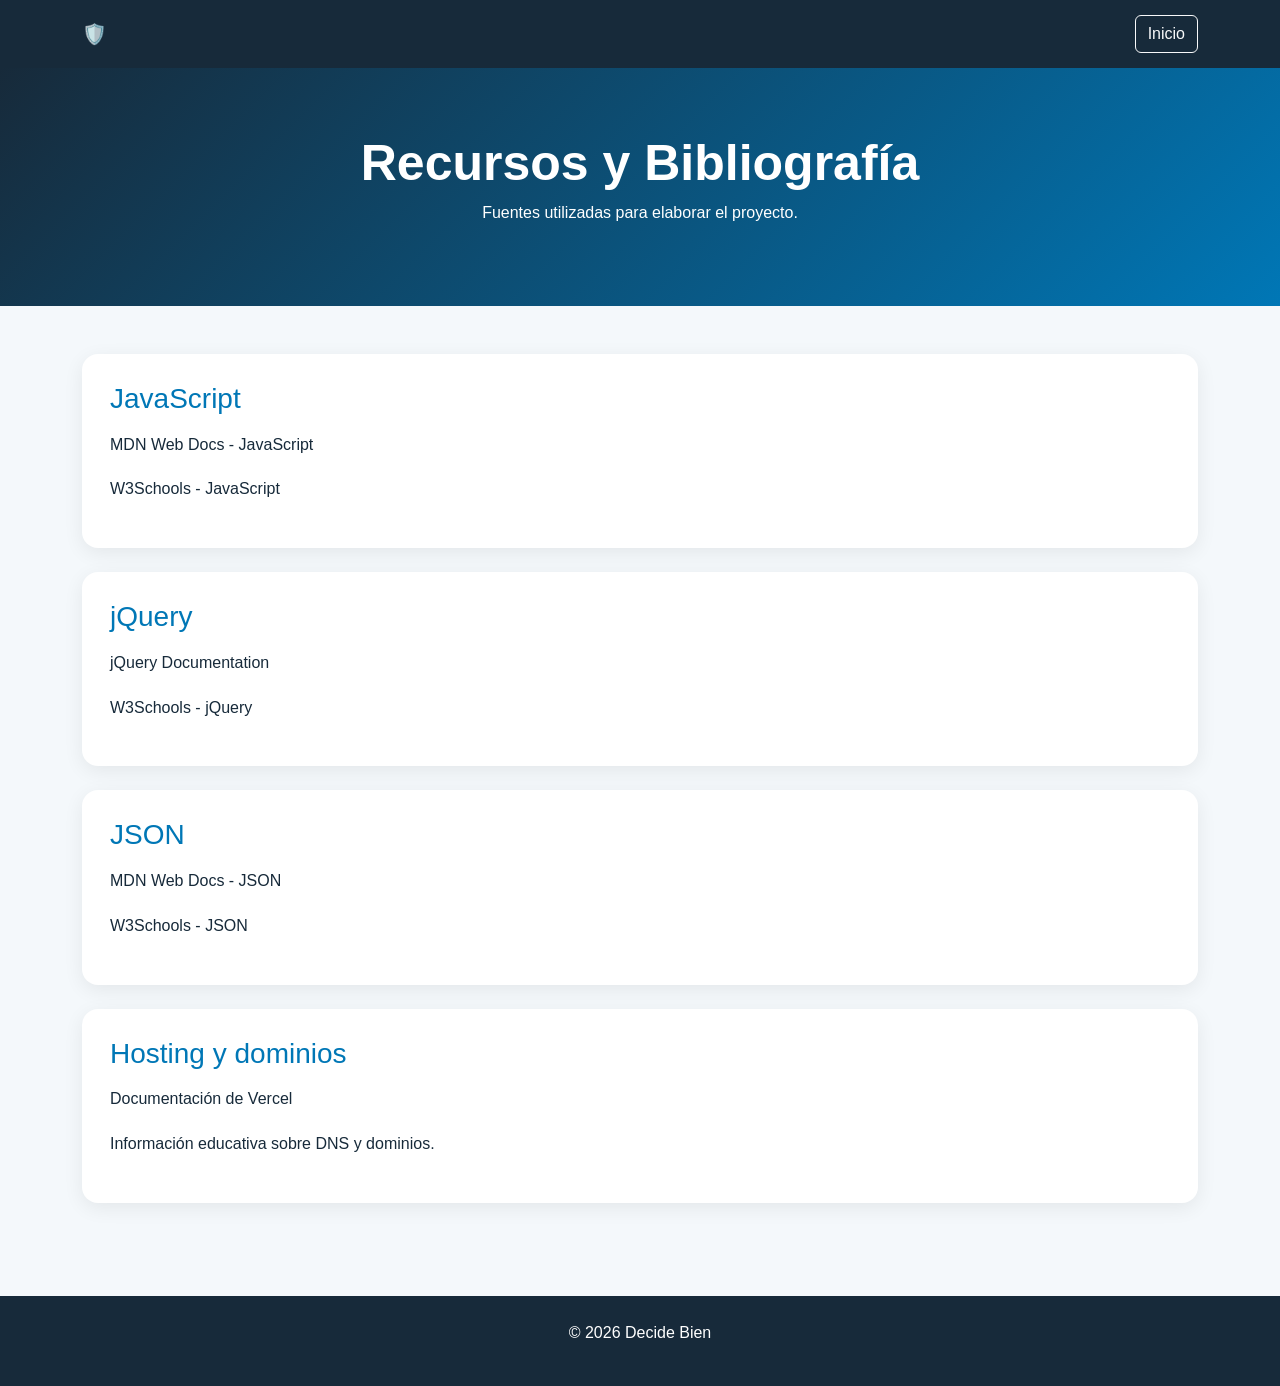
<file: recursos.html>
<!DOCTYPE html>
<html lang="es">

<head>

<meta charset="UTF-8">

<meta name="viewport" content="width=device-width, initial-scale=1.0">

<title>Recursos | </title>

<link href="https://cdn.jsdelivr.net/npm/bootstrap@5.3.7/dist/css/bootstrap.min.css" rel="stylesheet">

<link rel="stylesheet" href="css/estilos.css">

</head>

<body>

<nav class="navbar navbar-expand-lg navbar-dark">

<div class="container">

<a class="navbar-brand fw-bold" href="index.html">
🛡️ 
</a>

<div>

<a class="btn btn-outline-light" href="index.html">
Inicio
</a>

</div>

</div>

</nav>

<div class="titulo-pagina">

<h1>Recursos y Bibliografía</h1>

<p>Fuentes utilizadas para elaborar el proyecto.</p>

</div>

<main class="container py-5">

<div class="card-info">

<h3>JavaScript</h3>

<p>MDN Web Docs - JavaScript</p>

<p>W3Schools - JavaScript</p>

</div>

<div class="card-info mt-4">

<h3>jQuery</h3>

<p>jQuery Documentation</p>

<p>W3Schools - jQuery</p>

</div>

<div class="card-info mt-4">

<h3>JSON</h3>

<p>MDN Web Docs - JSON</p>

<p>W3Schools - JSON</p>

</div>

<div class="card-info mt-4">

<h3>Hosting y dominios</h3>

<p>Documentación de Vercel</p>

<p>Información educativa sobre DNS y dominios.</p>

</div>

</main>

<footer>

<p>© 2026 Decide Bien</p>

</footer>

</body>

</html>
</file>
<file: css/estilos.css>
* {
    margin: 0;
    padding: 0;
    box-sizing: border-box;
}

html {
    scroll-behavior: smooth;
    scroll-padding-top: 85px;
}

body {
    font-family: Arial, Helvetica, sans-serif;
    background: #f4f8fb;
    color: #172a3a;
    transition: background .35s ease, color .35s ease;
}

.navbar {
    background: #172a3a;
    padding: 14px 0;
}

.nombre-marca {
    font-size: 23px;
    font-weight: bold;
}

.nav-link {
    color: white !important;
    margin-left: 8px;
    transition: color .25s ease;
}

.nav-link:hover,
.nav-link.active {
    color: #4ecdc4 !important;
}

.btn-modo {
    margin-left: 10px;
    border: 1px solid white;
    color: white;
    border-radius: 22px;
}

.btn-modo:hover {
    background: white;
    color: #172a3a;
}

.hero {
    min-height: 560px;
    display: flex;
    align-items: center;
    justify-content: center;
    padding: 70px 20px;
    color: white;
    background:
        linear-gradient(
            135deg,
            rgba(23,42,58,.92),
            rgba(0,119,182,.84),
            rgba(42,157,143,.86)
        ),
        url("https://images.unsplash.com/photo-1497366811353-6870744d04b2?auto=format&fit=crop&w=1600&q=80");
    background-size: cover;
    background-position: center;
}

.hero h1 {
    font-size: clamp(45px, 7vw, 70px);
    font-weight: bold;
    margin: 20px 0;
}

.hero h3 {
    margin-bottom: 20px;
}

.hero p {
    max-width: 700px;
    margin: auto;
    font-size: 18px;
    line-height: 1.8;
}

.btn-principal {
    background: #2a9d8f;
    color: white;
    border: none;
    padding: 12px 24px;
    margin-top: 18px;
    border-radius: 28px;
    transition: transform .25s ease, background .25s ease;
}

.btn-principal:hover {
    background: #207e73;
    color: white;
    transform: translateY(-3px);
}

.titulo-pagina {
    background: linear-gradient(135deg, #172a3a, #0077b6);
    color: white;
    text-align: center;
    padding: 65px 20px;
}

.titulo-pagina h1 {
    font-size: clamp(35px, 5vw, 50px);
    font-weight: bold;
}

.card-info,
.contenido,
.herramienta-card,
.ia-card {
    background: white;
    color: #172a3a;
    padding: 28px;
    border-radius: 16px;
    height: 100%;
    box-shadow: 0 5px 20px rgba(0,0,0,.07);
    transition:
        transform .3s ease,
        box-shadow .3s ease,
        background .3s ease,
        color .3s ease;
}

.card-info:hover,
.herramienta-card:hover,
.ia-card:hover {
    transform: translateY(-6px);
    box-shadow: 0 12px 28px rgba(0,0,0,.13);
}

.card-info h3,
.herramienta-card h3,
.ia-card h3,
.contenido h2 {
    color: #0077b6;
    margin-bottom: 15px;
}

.card-info p,
.herramienta-card p,
.ia-card p,
.contenido p {
    line-height: 1.8;
}

.icono,
.herramienta-icono,
.ia-icono {
    font-size: 42px;
    margin-bottom: 15px;
}

.texto-gris {
    color: #667781;
}

.seccion-azul {
    background: #0077b6;
    color: white;
    padding: 65px 20px;
}

.seccion-azul h2 {
    margin-bottom: 15px;
}

#carruselIA {
    overflow: hidden;
    border-radius: 18px;
    box-shadow: 0 10px 30px rgba(0,0,0,.15);
}

#carruselIA .carousel-item {
    min-height: 320px;
    background: linear-gradient(135deg, #172a3a, #0077b6, #2a9d8f);
}

#carruselIA .carousel-caption {
    background: rgba(0,0,0,.55);
    border-radius: 14px;
    padding: 20px;
    bottom: 35px;
}

.herramienta-card,
.ia-card {
    border-top: 4px solid #2a9d8f;
}

.ia-categoria {
    display: inline-block;
    background: #e8f7f5;
    color: #176e66;
    padding: 5px 11px;
    border-radius: 20px;
    font-size: 13px;
    margin-bottom: 12px;
}

.filtros-ia {
    display: flex;
    flex-wrap: wrap;
    justify-content: center;
    gap: 10px;
    margin: 24px 0;
}

.filtro-btn {
    border: 1px solid #2a9d8f;
    background: transparent;
    color: #207e73;
    border-radius: 24px;
    padding: 9px 16px;
    cursor: pointer;
}

.filtro-btn:hover,
.filtro-btn.activo {
    background: #2a9d8f;
    color: white;
}

.buscador-ia {
    max-width: 650px;
    margin: auto;
}

.buscador-ia input {
    padding: 13px 17px;
    border-radius: 25px;
}

.animar {
    opacity: 0;
    transform: translateY(20px);
    transition: opacity .6s ease, transform .6s ease;
}

.animar.visible {
    opacity: 1;
    transform: translateY(0);
}

[hidden] {
    display: none !important;
}

footer {
    background: #172a3a;
    color: white;
    text-align: center;
    padding: 25px;
    margin-top: 45px;
}

/* MODO OSCURO */

body.modo-oscuro {
    background: #101820;
    color: #e9f1f5;
}

body.modo-oscuro .card-info,
body.modo-oscuro .contenido,
body.modo-oscuro .herramienta-card,
body.modo-oscuro .ia-card {
    background: #1b2a34;
    color: #e9f1f5;
}

body.modo-oscuro .card-info h3,
body.modo-oscuro .contenido h2,
body.modo-oscuro .herramienta-card h3,
body.modo-oscuro .ia-card h3 {
    color: #4ecdc4;
}

body.modo-oscuro .texto-gris {
    color: #c0cbd1;
}

body.modo-oscuro .ia-categoria {
    background: #263944;
    color: #9de6df;
}

body.modo-oscuro .buscador-ia input {
    background: #1b2a34;
    color: white;
    border-color: #4ecdc4;
}

body.modo-oscuro .buscador-ia input::placeholder {
    color: #c0cbd1;
}

@media (max-width: 768px) {
    .hero {
        min-height: 450px;
    }

    .hero h1 {
        font-size: 44px;
    }

    #carruselIA .carousel-item {
        min-height: 290px;
    }

    #carruselIA .carousel-caption {
        bottom: 15px;
        padding: 12px;
    }
}

@media (prefers-reduced-motion: reduce) {
    *,
    *::before,
    *::after {
        scroll-behavior: auto !important;
        transition-duration: .01ms !important;
        animation-duration: .01ms !important;
    }
}
</file>
